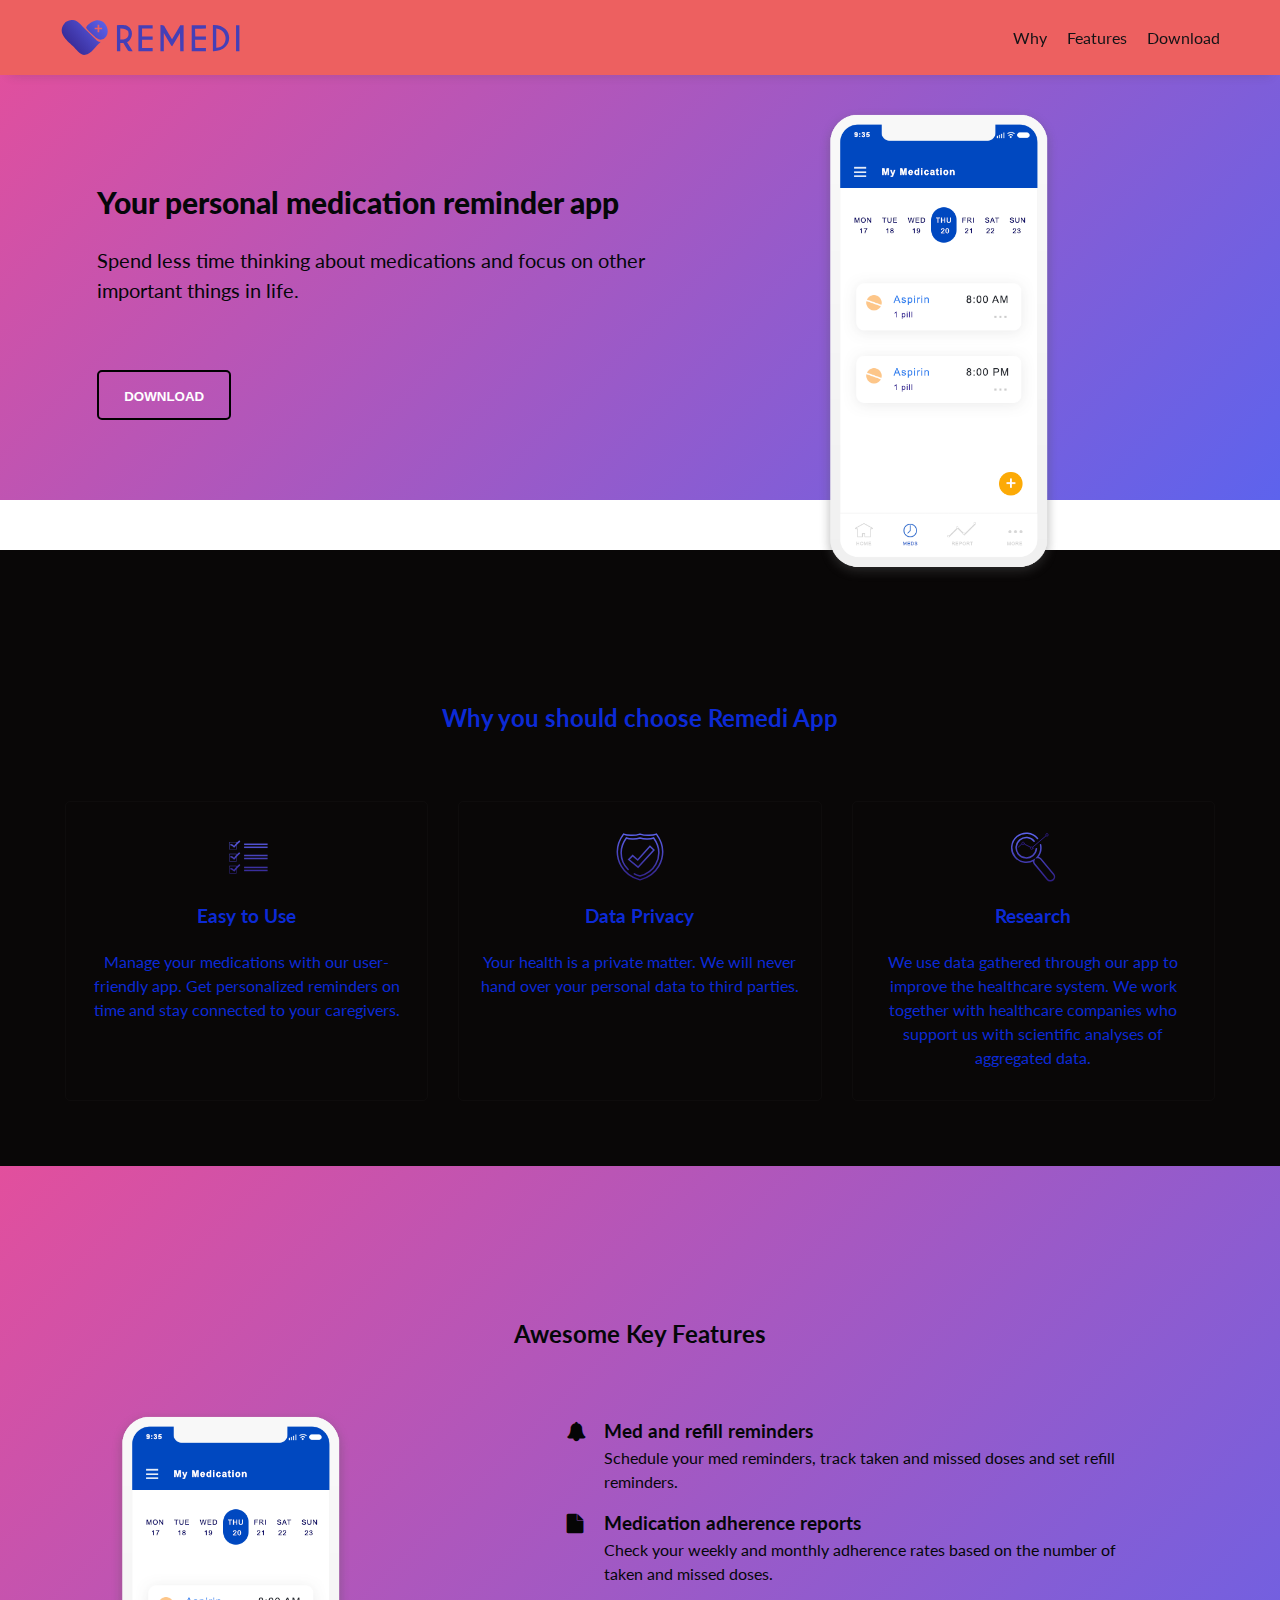
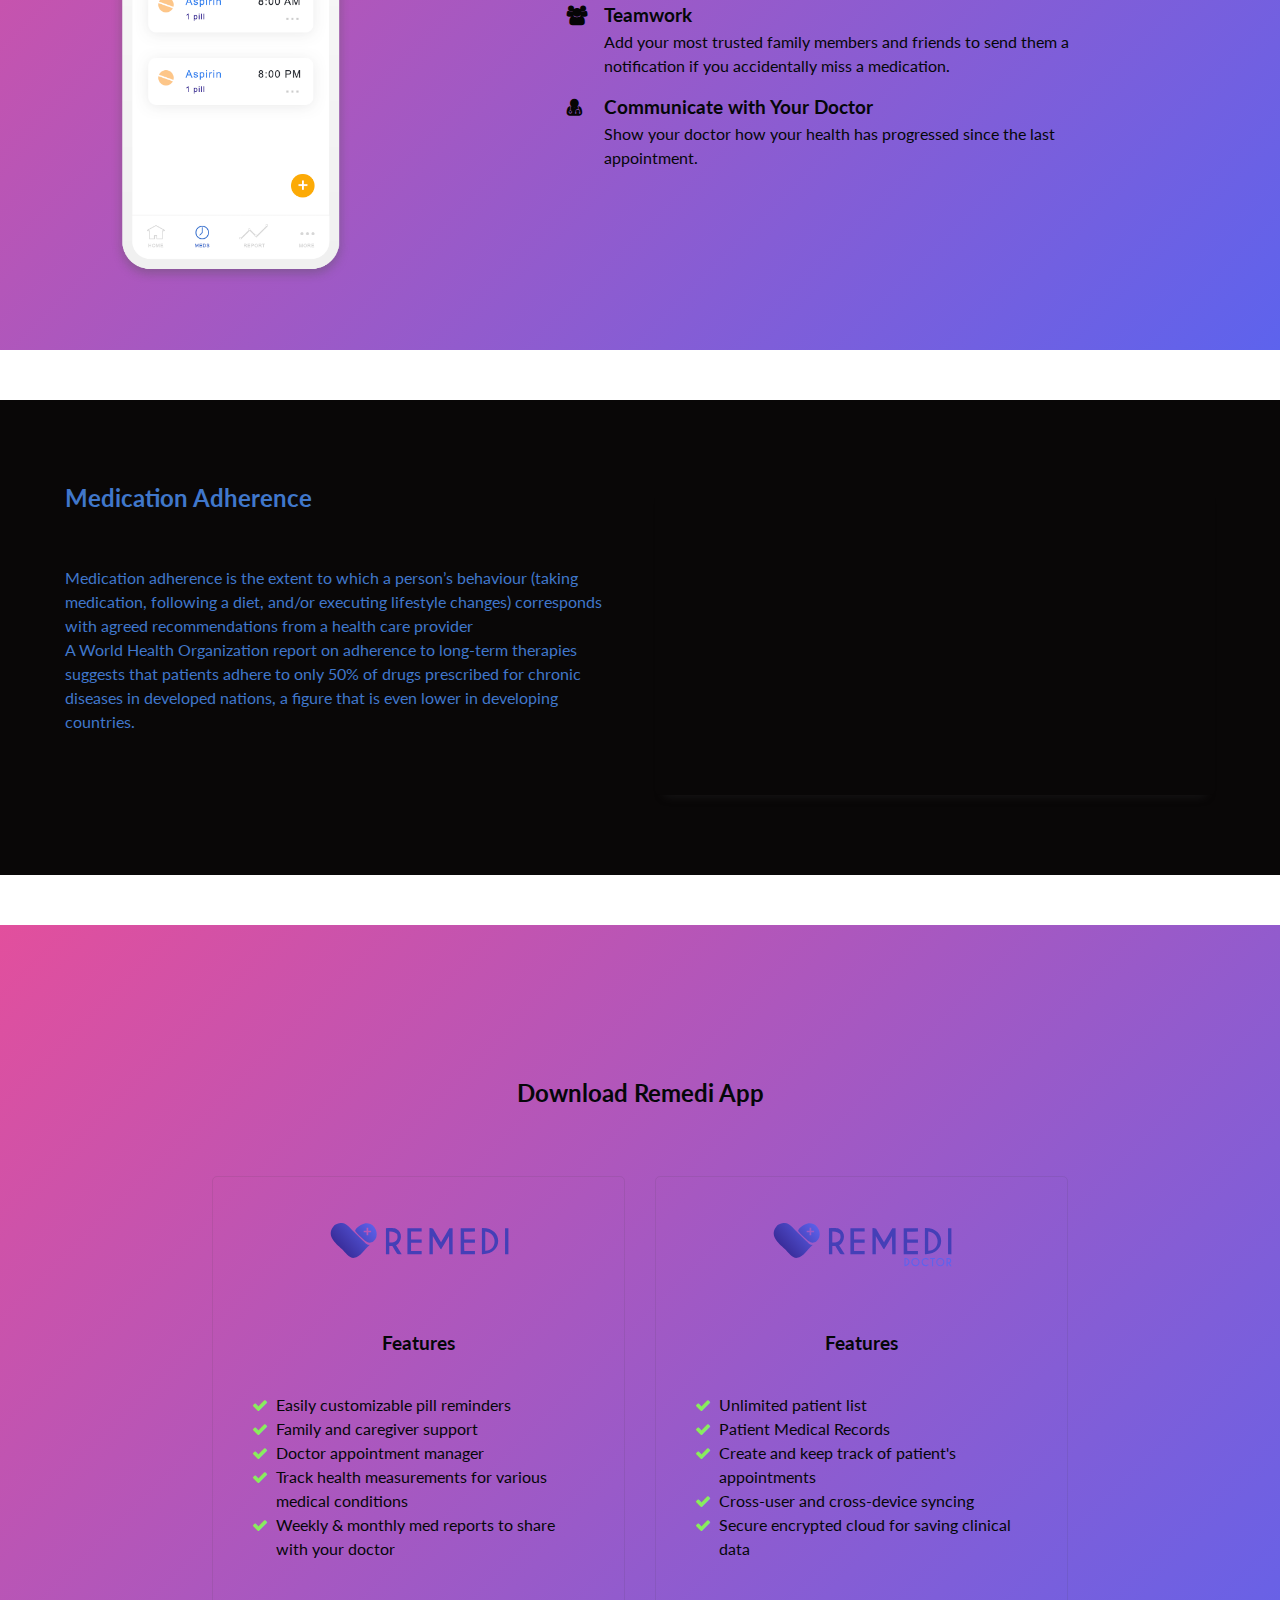
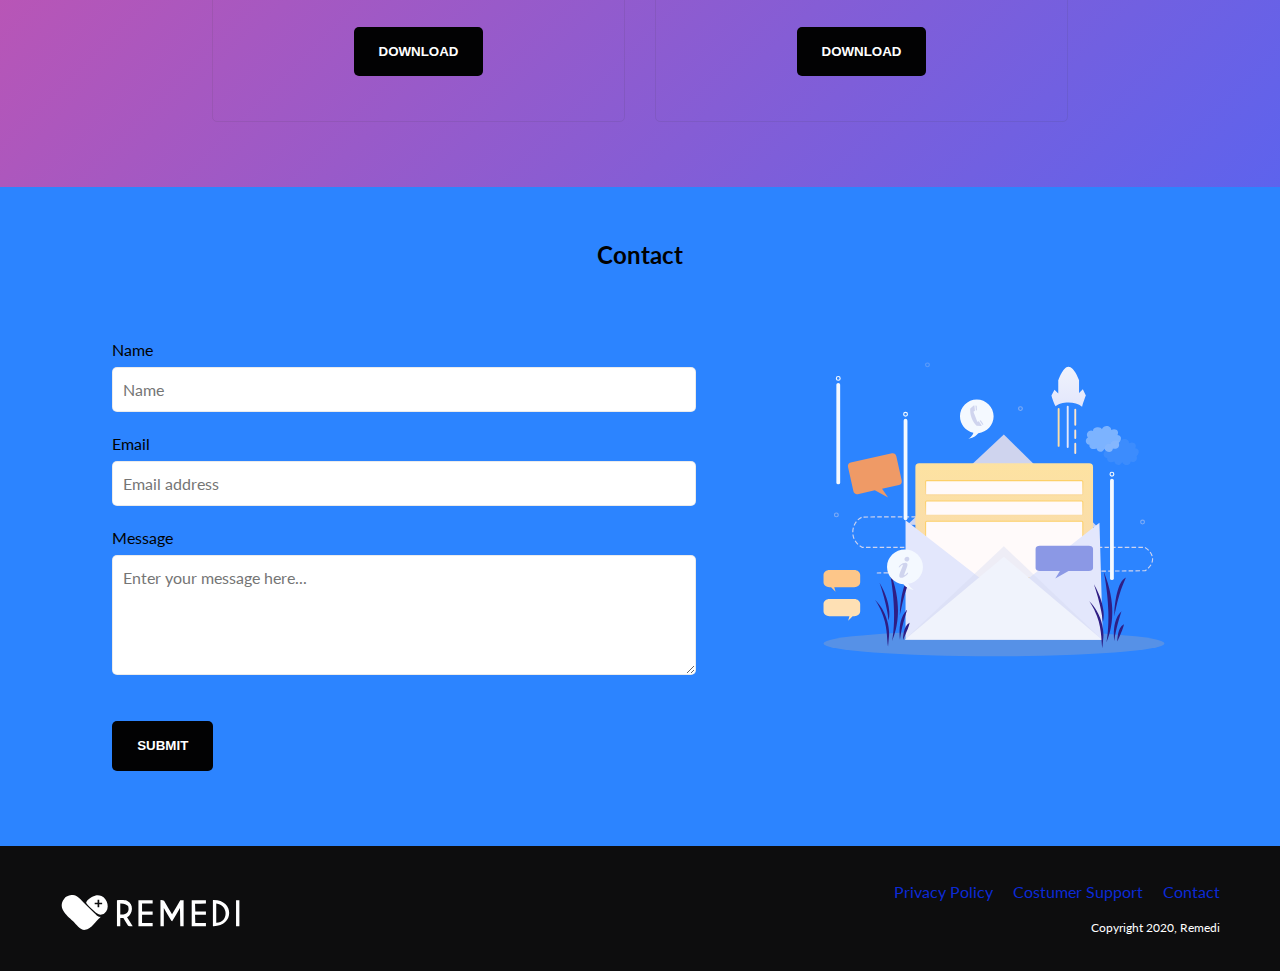
<file: product landing page/index.html>
<!DOCTYPE html>
<html lang="en">
  
<head>
  <link rel="stylesheet" type="text/css" href="style.css">
  <link rel="stylesheet" href="https://maxcdn.bootstrapcdn.com/font-awesome/4.5.0/css/font-awesome.min.css">
  <meta name="viewport" content="width=device-width, initial-scale=1">
  <meta name="description" content="A product landing page for a medication reminder app created for the FreeCodeCamp's Responsive Web Design Certification.">
  <title>Remedi Mobile App</title>
</head>

<body>

<header id="header">
  <div class="logo">
    <img class="logo-img" id="header-img" src="images/logo_horizontal.svg" alt="Remedi logo" />
  </div>

  <nav id="nav-bar">
    <ul>
      <li><a class="nav-link" href="#why">Why</a></li>
      <li><a class="nav-link" href="#features">Features</a></li>
      <li><a class="nav-link" href="#download">Download</a></li>
    </ul>
  </nav>
</header>

<main>
  <section id="hero">
    <div class="grid">
      <div class="column-60">
        <h1>Your personal medication reminder app</h1>
        <p id="description">Spend less time thinking about medications and focus on other important things in life.</p>
        <button class="btn">Download</button>
      </div>
      <div class="column-40">
         <div class="image-div">
          <img id="hero-img" src="images/RemediApp.png" alt="Remedi mobile app" width="270" height="497">
        </div>
      </div>
    </div>

  </section>

  <section id="why">
    <h2>Why you should choose Remedi App</h2>
    <div class="container">
      <div class="card">
        <div class="icon">
          <img src="images/easyToUse.svg" alt="easy to use icon">
        </div>
        <div class="desc">
          <h3>Easy to Use</h3>
          <p>Manage your medications with our user-friendly app. Get personalized reminders on time and stay connected to your caregivers.
          </p>
        </div>
      </div>

      <div class="card">
        <div class="icon">
          <img src="images/dataPrivacy.svg" alt="data privacy icon">
        </div>
        <div class="desc">
          <h3>Data Privacy</h3>
          <p>Your health is a private matter. We will never hand over your personal data to third parties.
          </p>
        </div>
      </div>

      <div class="card">
        <div class="icon">
          <img src="images/research.svg" alt="data privacy icon">
        </div>
        <div class="desc">
          <h3>Research</h3>
          <p>We use data gathered through our app to improve the healthcare system. We work together with healthcare companies who support us with scientific analyses of aggregated data.
          </p>
        </div>
      </div>

    </div>
  </section>

  <section id="features">
    <h2>Awesome Key Features</h2>
    <div class="grid">
      <div class="column-40">
        <div class="image-div">
          <img src="images/RemediApp.png" alt="Remedi mobile app" width="270" height="497">
        </div>
      </div>

      <div class="column-60">
        <ol>
          <li>
            <h3 id="pills">Med and refill reminders</h3>
            <p>Schedule your med reminders, track taken and missed doses and set refill reminders.</p>
          </li>
          <li>
            <h3 id="med-report">Medication adherence reports</h3>
            <p>Check your weekly and monthly adherence rates based on the number of taken and missed doses.</p>
          </li>
          <li>
            <h3 id="family">Teamwork</h3>
            <p>Add your most trusted family members and friends to send them a notification if you accidentally miss a medication.</p>
          </li>
          <li>
            <h3 id="doctor-icon">Communicate with Your Doctor</h3>
            <p>Show your doctor how your health has progressed since the last appointment.</p>
          </li>
        </ol>
      </div>

    </div>
  </section>

  <section id="info">
    <div>
      <h2>Medication Adherence</h2>
      <p>Medication adherence is the extent to which a person’s behaviour (taking medication, following a diet, and/or executing lifestyle changes) corresponds with agreed recommendations from a health care provider</p>
      <p>A World Health Organization report on adherence to long-term therapies suggests that patients adhere to only 50% of drugs prescribed for chronic diseases in developed nations, a figure that is even lower in developing countries.</p>
    </div>
    <iframe id="video" height="315" src="https://www.youtube.com/embed/jccBSbyActg?rel=0&amp;controls=0&amp;showinfo=0" allowfullscreen></iframe>
  </section>

  <section id="download">
    <h2>Download Remedi App</h2>
    <div class="container">
      <div class="card" id="patient">
        <div class="product-logo">
          <img class="logo-img" src="images/logo_horizontal.svg" alt="Remedi logo">
        </div>
        <div class="desc">
          <h3>Features</h3>
          <ol>
            <li>Easily customizable pill reminders</li>
            <li>Family and caregiver support</li>
            <li>Doctor appointment manager</li>
            <li>Track health measurements for various medical conditions</li>
            <li>Weekly & monthly med reports to share with your doctor</li>
          </ol>
        </div>
        <button class="btn">Download</button>
      </div>

      <div class="card" id="doctor">
        <div class="product-logo">
          <img class="logo-img" src="images/logo_doctors.svg" alt="Remedi for doctors logo">
        </div>
        <div class="desc">
          <h3>Features</h3>
          <ol>
            <li>Unlimited patient list</li>
            <li>Patient Medical Records</li>
            <li>Create and keep track of patient's appointments</li>
            <li>Cross-user and cross-device syncing</li>
            <li>Secure encrypted cloud for saving clinical data</li>
          </ol>
        </div>
        <button class="btn">Download</button>
      </div>
    </div>
  </section>

  <section id="contact">
    <h2>Contact</h2>
    <div class="grid">
      <div class="column-60">
        <form id="form" action="https://www.freecodecamp.com/email-submit">
          <div class="form-group">
            <label id="name-label" for="name">Name</label>
            <input type="text" name="name" class="form-control" id="name" placeholder="Name" required />
          </div>
          <div class="form-group">
            <label id="email-label" for="email">Email</label>
            <input name="email" class="form-control" id="email" type="email" placeholder="Email address" required />
          </div>
          <div class="form-group">
            <p>Message</p>
            <textarea id="message" class="input-textarea" name="message" placeholder="Enter your message here..."></textarea>
          </div>
          <div class="form-group">
            <label id="submit-label" for="submit"></label>
            <input id="submit" type="submit" value="Submit" class="btn" />
          </div>
        </form>
      </div>

      <div class="column-40">
        <div class="image-div">
          <img src="images/contact.svg" alt="Contact icon" width="472" height="495">
        </div>
      </div>
    </div>
  </section>

  <footer>
    <div id="footer-logo">
      <img class="logo-img" src="images/logo_white.svg" alt="Remedi logo" />
    </div>
    <div id="footer-info">
      <ul>
        <li><a href="#">Privacy Policy</a></li>
        <li><a href="#">Costumer Support</a></li>
        <li><a href="#">Contact</a></li>
      </ul>
      <div id="copyright">Copyright 2020, Remedi</div>
    </div>
  </footer>

</main>

</body>

</html>
</file>
<file: product landing page/style.css>
@import "https://fonts.googleapis.com/css?family=Lato:400,700";

* {
  margin: 0;
  padding: 0;
  box-sizing: border-box;
}

html {
  font-size: 10px;
}

body {
  font-size: 1.6rem;
  line-height: 1.5;
  font-family: 'Lato', sans-serif;
  color: #4077cb;
}

h1 {
  font-size: 3rem;
  font-weight: 900;
  margin: 8rem 0 2rem 0;
}

@media (max-width: 650px){
  h1 {
    font-size: 2.4rem;
  }
}

h2 {
  margin-bottom: 5rem;
}

li {
  list-style: none;
}

a {
  color: #141316;
  text-decoration: none;
}

img {
  max-width: 100%;
  height: auto;
  display: block;
}

iframe {
  border: 0;
}

/* Global Classes */

.column-60 {
  float: left;
  width: 60%;
  padding: 0 4%;
}

.column-40 {
  float: left;
  padding: 0 4%;
  width: 40%;
}

.grid::after {
  content: "";
  display: table;
  clear: both;
}

@media screen and (max-width: 1000px) {
  .column-60,
  .column-40 {
    width: 100%;
    float: none;
    padding: 0;
  }
  #image-div img {
    margin: auto;
  }
}

.btn {
  text-transform: uppercase;
  font-weight: 600;
  color: #fff;
  background-color: #020203;
  padding: 1.7rem 2.5rem;
  margin: 1.5rem 0;
  height: 5rem;
  border: 0;
  border-radius: 5px;
  cursor: pointer;
  outline:none;
}

.btn:hover {
  background-color: #2f1e84;
  transition: background-color 1s;
}

.logo-img {
  width: 100%;
  max-width: 200px;
}

@media (max-width: 650px) {
  .logo-img {
    margin: 0 auto;
  }
}

.container {
  display: flex;
  flex-direction: row;
  justify-content: center;
}

.card {
  display: flex;
  flex-direction: column;
  align-items: center;
  text-align: center;
  width: calc(100%  / 3);
  margin: 1.5rem;
  padding: 3rem 2rem 3rem 2rem;
  border: 1px solid rgba(55, 56, 58, 0.1);
  border-radius: 5px;
}

@media (max-width: 800px) {
  .container {
    flex-direction: column;
  }
  
  .card {
    width: 100%;
    margin: 1.5rem auto;
  }
}

.card:hover {
  box-shadow: 0 0 2rem -0.7rem rgba(55, 56, 58, 0.2);
  border: 1px solid #ced4ee;
}

.icon {
  width: 50px;
}

.desc > h3 {
  margin: 2rem 0 2rem 0;
}

/* Header */

header {
  padding: 0 5rem;
  width: 100%;
  position: fixed;
  top: 0;
  min-height: 75px;
  display: flex;
  justify-content: space-between;
  align-items: center;
  background-color: #ed6060;
  box-shadow: 0 1rem 1rem -1rem rgba(55, 56, 58, 0.2);
}

@media (max-width: 650px) {
  header {
    flex-wrap: wrap;
  }
}

@media (max-width: 650px) {
  .logo {
    margin: 15px auto;
  }
}

nav {
  font-weight: 400;
}

@media (max-width: 650px) {
  nav {
    margin: 15px auto;
    width: 100%;
    display: flex;
    flex-direction: column;
    align-items: center;
    text-align: center;
  }
  nav li {
    padding-bottom: 8px;
  }
}

nav > ul {
  display: flex;
  flex-direction: row;
  justify-content: space-around;
}

nav li {
    padding: 0px 10px 0px 10px;
}

/* Hero */

#hero {
  /*background-color: #4a4fbd;*/
  background:linear-gradient(135deg, #e24f9d 0%,#5d63ed 100% );
  color: #050709;
  height: 450px;
  margin: 5rem 0;
  padding: 5rem;
}

@media (max-width: 1000px) {
  #hero {
    height: 750px;
    margin-bottom: 2rem;
  }
}

@media (max-width: 650px) {
  #hero {
    margin-top: 120px;
    height: 900px;
  }
}

#description {
  font-size: 2rem;
  margin-bottom: 5rem;
}

#hero .btn {
  background-color: Transparent;
  border: 2px solid #010101;
}

#hero .btn:hover {
  background-color: #62c159;
  transition: background-color 1s;
  color: #de5890;
  transition: color 1s;
}

@media (max-width: 650px) {
  #hero-img {
    margin: 2rem auto !important;
  }
}

/* Why section */

#why {
  padding: 15rem 5rem 5rem 5rem;
  text-align: center;
  background-color: #090707;
  color: #0c2ad6;
}
  
#features {
  padding: 15rem 5rem 5rem 5rem;
  text-align: center;
  background:linear-gradient(135deg, #e24f9d 0%,#5d63ed 100% );
  color: #050709;
}

#features ol {
  margin: 1.5rem 3.5rem;
}

#features ol > li {
  margin-bottom: 1.5rem;
  text-align: left;
  display: flex;
  flex-direction: column;
}

#features h3::before {
  content: "";
  font-family: FontAwesome;
  color: #050505;
  display: inline-block;
  margin-left: -2em;
  width: 2em;
}

#pills::before {
  content: "\f0f3" !important;
}

#med-report::before {
  content: "\f15b" !important;
}

#family::before {
  content: "\f0c0" !important; 
}

#doctor-icon::before {
  content: "\f0f0" !important; 
}

/* Info section */
#info {
  margin: 5rem 0;
  padding: 8rem 6.5rem;
  background-color: #090707;
  display: flex;
  justify-content: space-between;
  align-items: center;
}

#info > div {
  width: 80%;
  padding-right: 5rem;
  align-self: flex-start;
}

@media (max-width: 1000px) {
  #info {
    flex-direction: column;
    align-items: center;
  }
  
  #info > div {
    width: 100%;
    padding: 0;
    margin-bottom: 3rem;
  }
  
  #info h2 {
    text-align: center;
  }
}

#info > iframe {
  max-width: 560px;
  width: 100%;
  border-radius: 5px;
  box-shadow: 0 1rem 1rem -1rem rgba(55, 56, 58, 0.4);
}

/* Download section */

#download {
  padding: 15rem 5rem 5rem 5rem;
  text-align: center;
  background:linear-gradient(135deg, #e24f9d 0%,#5d63ed 100% );
  color: #050709;
}

#download .card {
  width: 35%;
  cursor: pointer;
}

@media (max-width: 800px) {
  #download .card {
    width: 100%;
    margin: 1.5rem auto;
  }
}

#download .desc {
  width: 100%;
  height: 100%;
  padding: 3.5rem;
  display: flex;
  flex-direction: column;
  align-items: center;
}

#download .btn {
  justify-self: flex-end;
}

.desc > ol {
  margin: 15px 0;
}

.desc > ol > li {
  padding-left: 8px;
  text-align: left;
}

.desc > ol > li::before {
  content: "\f00c";
  font-family: FontAwesome;
  color: #88ed5d;
  display: inline-block;
  margin-left: -1.5em;
  width: 1.5em; 
}

/* Contact section */

#contact {
  padding: 5rem 5rem 4rem 5rem;
  text-align: center;
  background-color: #2c84ff;
  color: #010101;
}

form {
  margin: 1.5rem;
  text-align: left;
}

label {
  display: flex;
  align-items: center;
  margin-bottom: 0.5rem;
}

.form-group {
  margin-bottom: 2rem;
}

.form-group > p {
  margin-bottom: 0.5rem;
}

.form-control {
  display: block;
  width: 100%;
  height: 4.5rem;
  padding: 1rem;
  color: #495057;
  background-color: #fff;
  border: 1px solid rgba(55, 56, 58, 0.1);
  border-radius: 5px;
  transition: border-color 0.15s ease-in-out,   box-shadow 0.15s ease-in-out;
}

.form-control:focus {
  border-color: #ced4ee;
  outline: 0;
  box-shadow: 0 0 1rem 0.2rem rgba(206, 212, 238, 0.25);
}

.input-textarea {
  min-height: 120px;
  width: 100%;
  padding: 1rem;
  resize: vertical;
  border: 1px solid rgba(55, 56, 58, 0.1);
  border-radius: 5px;
  transition: border-color 0.15s ease-in-out,   box-shadow 0.15s ease-in-out;
}

.input-textarea:focus {
  border-color: #ced4ee;
  outline: 0;
  box-shadow: 0 0 1rem 0.2rem rgba(206, 212, 238, 0.25);
}

.form-control, .input-textarea {
  margin: 0;
  font-family: inherit;
  font-size: inherit;
  line-height: inherit;
}

/* Footer */

footer {
  padding: 2.5rem 5rem;
  background-color: #0d0d0e;
  color: #fff;
  display: flex;
  justify-content: space-between;
  align-items: center;
}

@media (max-width: 660px) {
  footer {
    flex-direction: column;
    align-items: center;
  }
}

#footer-logo {
  margin-top: 0.8rem;
  display: flex;
  justify-content: flex-start;
}

#footer-info > ul {
  display: flex;
  justify-content: flex-end;
}

@media (max-width: 660px) {
  #footer-info > ul {
    margin: 15px auto;
  }
}

@media (max-width: 460px) {
  #footer-info > ul {
    width: 100%;
    display: flex;
    flex-direction: column;
    align-items: center;
    text-align: center;
  }
  #footer-info > ul > li {
    padding-bottom: 10px;
  }
}

#footer-info > ul > li {
  padding: 0 10px;
}

#footer-info > ul > li > a {
  color: #0c2ad6;
}

#copyright {
  margin-top: 1.5rem;
  padding-right: 10px;
  display: flex;
  justify-content: flex-end;
  font-size: 1.2rem;
}
</file>
